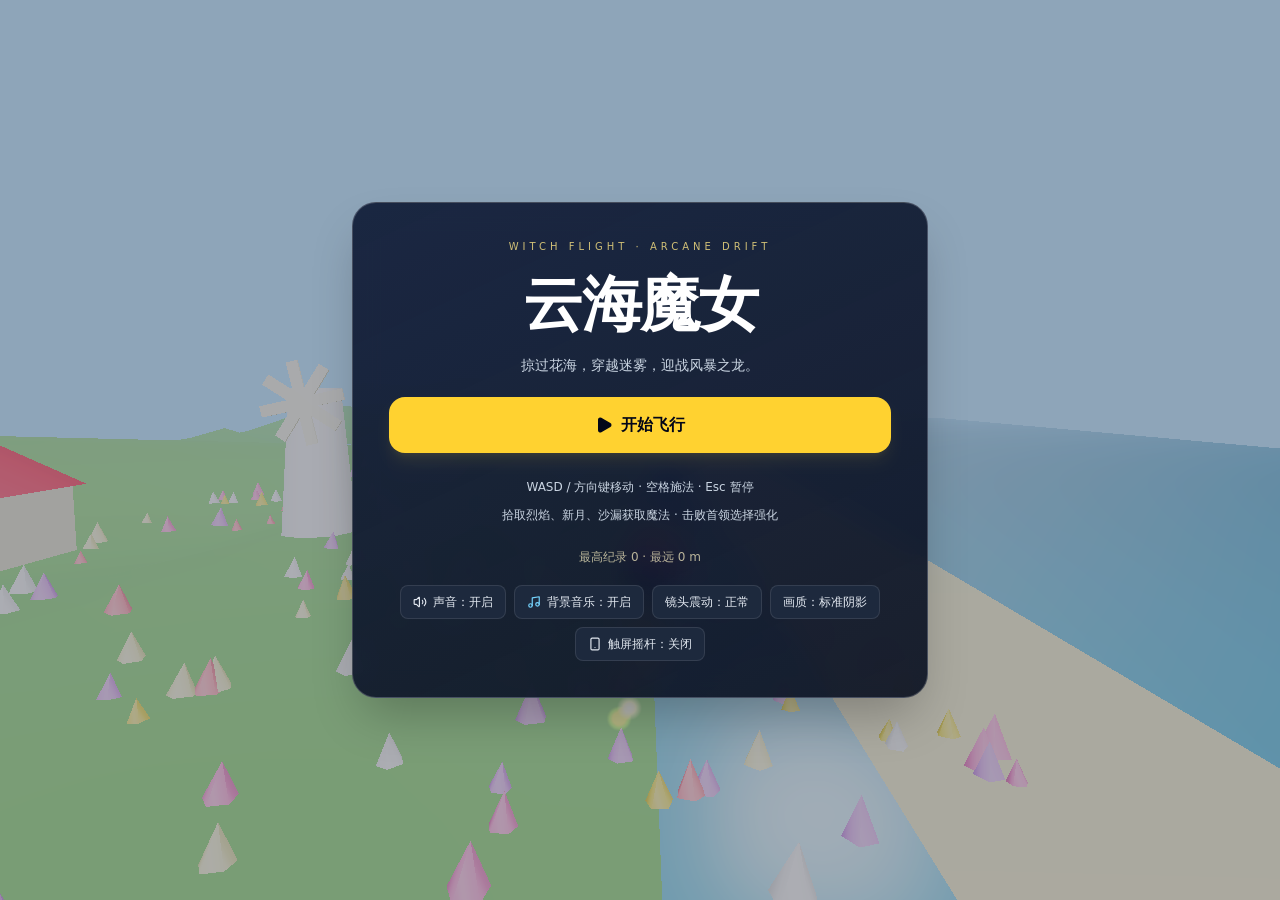
<file: index.html>
<!doctype html>
<html lang="zh-CN">
  <head>
    <meta charset="UTF-8" />
    <meta name="viewport" content="width=device-width, initial-scale=1.0, maximum-scale=1.0, user-scalable=no, viewport-fit=cover" />
    <title>云海魔女 · Arcane Drift</title>
    <meta
      name="description"
      content="第三人称 3D 女巫扫帚飞行闯关游戏：高速穿越花海海岸、迷雾森林、沙漠遗迹与雷暴高地，收集能量加速并释放魔法技能。"
    />
    <meta property="og:title" content="云海魔女 · 3D 扫帚飞行闯关" />
    <meta
      property="og:description"
      content="高速低空飞行躲避、立体截面机关、三大强化形态与四大主题首领试炼。"
    />
    <meta property="og:type" content="website" />
    <meta name="twitter:card" content="summary_large_image" />
    <script type="module" crossorigin src="./assets/index-nXl5gbE9.js"></script>
    <link rel="stylesheet" crossorigin href="./assets/index-B6SAXltG.css">
  </head>
  <body class="bg-slate-950 text-slate-100 overflow-hidden select-none">
    <div id="root"></div>
  </body>
</html>
</file>
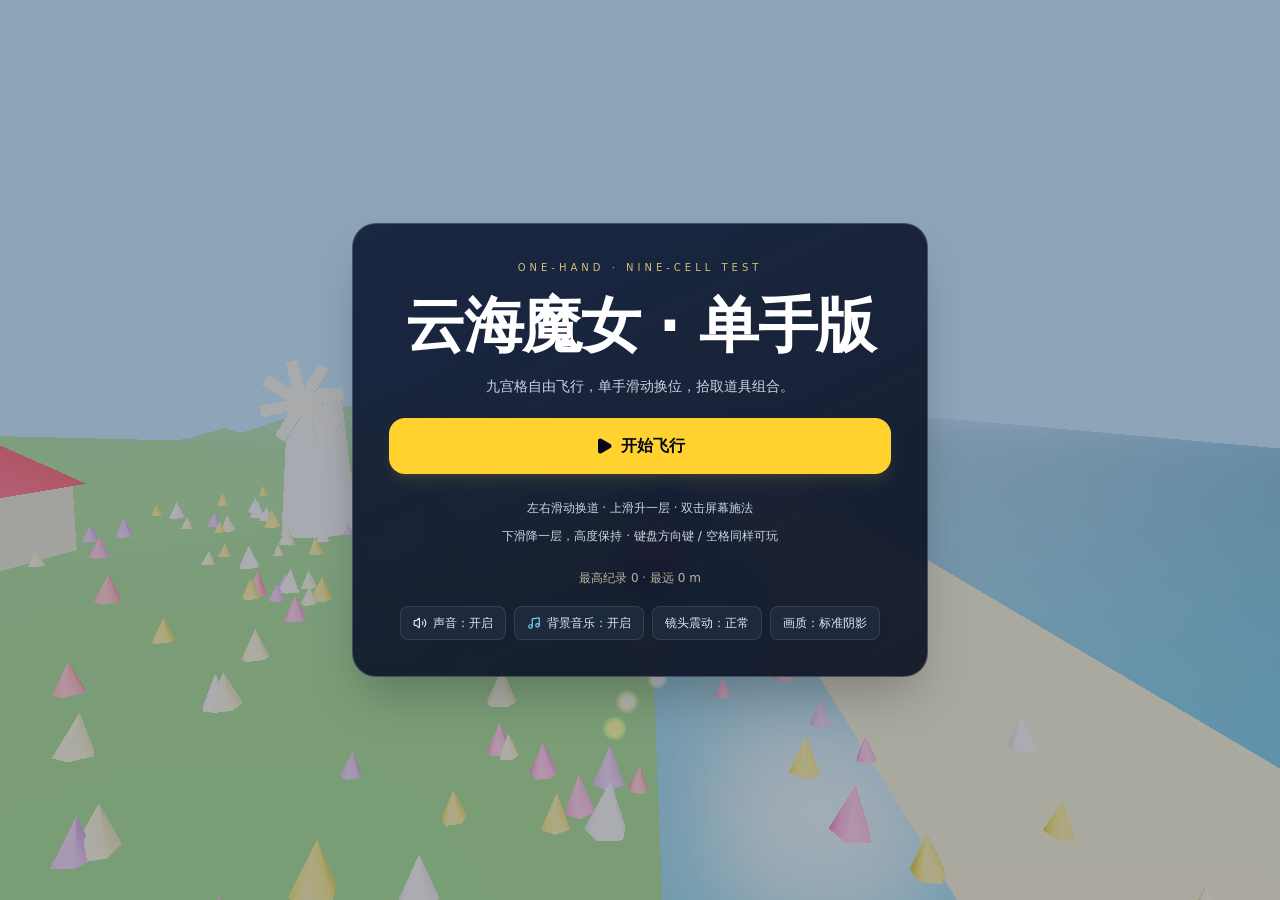
<file: one-hand/index.html>
<!doctype html>
<html lang="zh-CN">
  <head>
    <meta charset="UTF-8" />
    <meta name="application-name" content="Arcane Drift One Hand" />
    <meta name="viewport" content="width=device-width, initial-scale=1.0, maximum-scale=1.0, user-scalable=no, viewport-fit=cover" />
    <title>云海魔女 · 单手九宫格测试</title>
    <meta
      name="description"
      content="第三人称 3D 女巫扫帚飞行闯关游戏：高速穿越花海海岸、迷雾森林、沙漠遗迹与雷暴高地，收集能量加速并释放魔法技能。"
    />
    <meta property="og:title" content="云海魔女 · 3D 扫帚飞行闯关" />
    <meta
      property="og:description"
      content="高速低空飞行躲避、立体截面机关、三大强化形态与四大主题首领试炼。"
    />
    <meta property="og:type" content="website" />
    <meta name="twitter:card" content="summary_large_image" />
    <script type="module" crossorigin src="./assets/index-C1itTPjG.js"></script>
    <link rel="stylesheet" crossorigin href="./assets/index-DBeiCkFY.css">
  </head>
  <body class="bg-slate-950 text-slate-100 overflow-hidden select-none">
    <div id="root"></div>
  </body>
</html>
</file>
<file: assets/index-B6SAXltG.css>
/*! tailwindcss v4.3.5 | MIT License | https://tailwindcss.com */@layer properties{@supports (((-webkit-hyphens:none)) and (not (margin-trim:block))) or ((-moz-orient:inline) and (not (color:rgb(from red r g b)))){*,:before,:after,::backdrop{--tw-rotate-x:initial;--tw-rotate-y:initial;--tw-rotate-z:initial;--tw-skew-x:initial;--tw-skew-y:initial;--tw-space-y-reverse:0;--tw-border-style:solid;--tw-gradient-position:initial;--tw-gradient-from:#0000;--tw-gradient-via:#0000;--tw-gradient-to:#0000;--tw-gradient-stops:initial;--tw-gradient-via-stops:initial;--tw-gradient-from-position:0%;--tw-gradient-via-position:50%;--tw-gradient-to-position:100%;--tw-leading:initial;--tw-font-weight:initial;--tw-tracking:initial;--tw-shadow:0 0 #0000;--tw-shadow-color:initial;--tw-shadow-alpha:100%;--tw-inset-shadow:0 0 #0000;--tw-inset-shadow-color:initial;--tw-inset-shadow-alpha:100%;--tw-ring-color:initial;--tw-ring-shadow:0 0 #0000;--tw-inset-ring-color:initial;--tw-inset-ring-shadow:0 0 #0000;--tw-ring-inset:initial;--tw-ring-offset-width:0px;--tw-ring-offset-color:#fff;--tw-ring-offset-shadow:0 0 #0000;--tw-blur:initial;--tw-brightness:initial;--tw-contrast:initial;--tw-grayscale:initial;--tw-hue-rotate:initial;--tw-invert:initial;--tw-opacity:initial;--tw-saturate:initial;--tw-sepia:initial;--tw-drop-shadow:initial;--tw-drop-shadow-color:initial;--tw-drop-shadow-alpha:100%;--tw-drop-shadow-size:initial;--tw-duration:initial}}}@layer theme{:root,:host{--font-sans:-apple-system, BlinkMacSystemFont, "Segoe UI", Roboto, "Helvetica Neue", "Noto Sans", Arial, sans-serif, "Apple Color Emoji", "Segoe UI Emoji", "Segoe UI Symbol", "Noto Color Emoji";--font-mono:ui-monospace, SFMono-Regular, Menlo, Monaco, Consolas, "Liberation Mono", "Courier New", monospace;--color-red-400:oklch(70.4% .191 22.216);--color-orange-300:oklch(83.7% .128 66.29);--color-orange-400:oklch(75% .183 55.934);--color-orange-500:oklch(70.5% .213 47.604);--color-amber-100:oklch(96.2% .059 95.617);--color-amber-200:oklch(92.4% .12 95.746);--color-amber-300:oklch(87.9% .169 91.605);--color-amber-400:oklch(82.8% .189 84.429);--color-amber-500:oklch(76.9% .188 70.08);--color-amber-950:oklch(27.9% .077 45.635);--color-yellow-300:oklch(90.5% .182 98.111);--color-emerald-100:oklch(95% .052 163.051);--color-emerald-200:oklch(90.5% .093 164.15);--color-emerald-300:oklch(84.5% .143 164.978);--color-emerald-400:oklch(76.5% .177 163.223);--color-emerald-950:oklch(26.2% .051 172.552);--color-cyan-300:oklch(86.5% .127 207.078);--color-sky-100:oklch(95.1% .026 236.824);--color-sky-300:oklch(82.8% .111 230.318);--color-sky-400:oklch(74.6% .16 232.661);--color-sky-500:oklch(68.5% .169 237.323);--color-sky-900:oklch(39.1% .09 240.876);--color-sky-950:oklch(29.3% .066 243.157);--color-rose-500:oklch(64.5% .246 16.439);--color-slate-100:oklch(96.8% .007 247.896);--color-slate-200:oklch(92.9% .013 255.508);--color-slate-300:oklch(86.9% .022 252.894);--color-slate-400:oklch(70.4% .04 256.788);--color-slate-700:oklch(37.2% .044 257.287);--color-slate-800:oklch(27.9% .041 260.031);--color-slate-900:oklch(20.8% .042 265.755);--color-slate-950:oklch(12.9% .042 264.695);--color-black:#000;--color-white:#fff;--spacing:.25rem;--container-sm:24rem;--container-md:28rem;--container-xl:36rem;--container-3xl:48rem;--text-xs:.75rem;--text-xs--line-height:calc(1 / .75);--text-sm:.875rem;--text-sm--line-height:calc(1.25 / .875);--text-base:1rem;--text-base--line-height: 1.5 ;--text-lg:1.125rem;--text-lg--line-height:calc(1.75 / 1.125);--text-xl:1.25rem;--text-xl--line-height:calc(1.75 / 1.25);--text-2xl:1.5rem;--text-2xl--line-height:calc(2 / 1.5);--text-3xl:1.875rem;--text-3xl--line-height: 1.2 ;--text-5xl:3rem;--text-5xl--line-height:1;--text-6xl:3.75rem;--text-6xl--line-height:1;--font-weight-normal:400;--font-weight-medium:500;--font-weight-semibold:600;--font-weight-bold:700;--font-weight-black:900;--tracking-tight:-.025em;--tracking-wide:.025em;--leading-tight:1.25;--leading-snug:1.375;--leading-relaxed:1.625;--radius-md:.375rem;--radius-lg:.5rem;--radius-xl:.75rem;--radius-2xl:1rem;--radius-3xl:1.5rem;--drop-shadow-md:0 3px 3px #0000001f;--default-transition-duration:.15s;--default-transition-timing-function:cubic-bezier(.4, 0, .2, 1);--default-font-family:var(--font-sans);--default-mono-font-family:var(--font-mono)}}@layer base{*,:after,:before,::backdrop{box-sizing:border-box;border:0 solid;margin:0;padding:0}::file-selector-button{box-sizing:border-box;border:0 solid;margin:0;padding:0}html,:host{-webkit-text-size-adjust:100%;-moz-tab-size:4;tab-size:4;line-height:1.5;font-family:var(--default-font-family,-apple-system, BlinkMacSystemFont, "Segoe UI", Roboto, "Helvetica Neue", "Noto Sans", Arial, sans-serif, "Apple Color Emoji", "Segoe UI Emoji", "Segoe UI Symbol", "Noto Color Emoji");font-feature-settings:var(--default-font-feature-settings,normal);font-variation-settings:var(--default-font-variation-settings,normal);-webkit-tap-highlight-color:transparent}hr{height:0;color:inherit;border-top-width:1px}abbr:where([title]){-webkit-text-decoration:underline dotted;text-decoration:underline dotted}h1,h2,h3,h4,h5,h6{font-size:inherit;font-weight:inherit}a{color:inherit;-webkit-text-decoration:inherit;text-decoration:inherit}b,strong{font-weight:bolder}code,kbd,samp,pre{font-family:var(--default-mono-font-family,ui-monospace, SFMono-Regular, Menlo, Monaco, Consolas, "Liberation Mono", "Courier New", monospace);font-feature-settings:var(--default-mono-font-feature-settings,normal);font-variation-settings:var(--default-mono-font-variation-settings,normal);font-size:1em}small{font-size:80%}sub,sup{vertical-align:baseline;font-size:75%;line-height:0;position:relative}sub{bottom:-.25em}sup{top:-.5em}table{text-indent:0;border-color:inherit;border-collapse:collapse}:-moz-focusring:where(:not(iframe)){outline:auto}progress{vertical-align:baseline}summary{display:list-item}ol,ul,menu{list-style:none}img,svg,video,canvas,audio,iframe,embed,object{vertical-align:middle;display:block}img,video{max-width:100%;height:auto}button,input,select,optgroup,textarea{font:inherit;font-feature-settings:inherit;font-variation-settings:inherit;letter-spacing:inherit;color:inherit;opacity:1;background-color:#0000;border-radius:0}::file-selector-button{font:inherit;font-feature-settings:inherit;font-variation-settings:inherit;letter-spacing:inherit;color:inherit;opacity:1;background-color:#0000;border-radius:0}:where(select:is([multiple],[size])) optgroup{font-weight:bolder}:where(select:is([multiple],[size])) optgroup option{padding-inline-start:20px}::file-selector-button{margin-inline-end:4px}::placeholder{opacity:1}@supports (not ((-webkit-appearance:-apple-pay-button))) or (contain-intrinsic-size:1px){::placeholder{color:currentColor}@supports (color:color-mix(in lab,red,red)){::placeholder{color:color-mix(in oklab,currentcolor 50%,transparent)}}}textarea{resize:vertical}::-webkit-search-decoration{-webkit-appearance:none}::-webkit-date-and-time-value{min-height:1lh;text-align:inherit}::-webkit-datetime-edit{display:inline-flex}::-webkit-datetime-edit-fields-wrapper{padding:0}::-webkit-datetime-edit{padding-block:0}::-webkit-datetime-edit-year-field{padding-block:0}::-webkit-datetime-edit-month-field{padding-block:0}::-webkit-datetime-edit-day-field{padding-block:0}::-webkit-datetime-edit-hour-field{padding-block:0}::-webkit-datetime-edit-minute-field{padding-block:0}::-webkit-datetime-edit-second-field{padding-block:0}::-webkit-datetime-edit-millisecond-field{padding-block:0}::-webkit-datetime-edit-meridiem-field{padding-block:0}::-webkit-calendar-picker-indicator{line-height:1}:-moz-ui-invalid{box-shadow:none}button,input:where([type=button],[type=reset],[type=submit]){-webkit-appearance:button;-moz-appearance:button;appearance:button}::file-selector-button{-webkit-appearance:button;-moz-appearance:button;appearance:button}::-webkit-inner-spin-button{height:auto}::-webkit-outer-spin-button{height:auto}[hidden]:where(:not([hidden=until-found])){display:none!important}html,body,#root{touch-action:none;width:100%;height:100%;margin:0;padding:0;font-family:Noto Sans SC,system-ui,-apple-system,sans-serif;overflow:hidden}}@layer components;@layer utilities{.pointer-events-auto{pointer-events:auto}.pointer-events-none{pointer-events:none}.visible{visibility:visible}.absolute{position:absolute}.fixed{position:fixed}.relative{position:relative}.static{position:static}.inset-0{top:0;right:0;bottom:0;left:0}.-top-5{top:calc(var(--spacing) * -5)}.top-0{top:0}.bottom-0{bottom:0}.z-10{z-index:10}.z-20{z-index:20}.z-30{z-index:30}.z-40{z-index:40}.z-50{z-index:50}.container{width:100%}@media(min-width:40rem){.container{max-width:40rem}}@media(min-width:48rem){.container{max-width:48rem}}@media(min-width:64rem){.container{max-width:64rem}}@media(min-width:80rem){.container{max-width:80rem}}@media(min-width:96rem){.container{max-width:96rem}}.mx-auto{margin-inline:auto}.mt-0\.5{margin-top:calc(var(--spacing) * .5)}.mt-1{margin-top:var(--spacing)}.mb-1{margin-bottom:var(--spacing)}.mb-2{margin-bottom:calc(var(--spacing) * 2)}.ml-2{margin-left:calc(var(--spacing) * 2)}.block{display:block}.contents{display:contents}.flex{display:flex}.grid{display:grid}.hidden{display:none}.inline-block{display:inline-block}.h-1\.5{height:calc(var(--spacing) * 1.5)}.h-2{height:calc(var(--spacing) * 2)}.h-2\.5{height:calc(var(--spacing) * 2.5)}.h-8{height:calc(var(--spacing) * 8)}.h-10{height:calc(var(--spacing) * 10)}.h-12{height:calc(var(--spacing) * 12)}.h-20{height:calc(var(--spacing) * 20)}.h-32{height:calc(var(--spacing) * 32)}.h-full{height:100%}.h-screen{height:100vh}.max-h-\[92dvh\]{max-height:92dvh}.min-h-\[44px\]{min-height:44px}.w-0\.5{width:calc(var(--spacing) * .5)}.w-8{width:calc(var(--spacing) * 8)}.w-10{width:calc(var(--spacing) * 10)}.w-12{width:calc(var(--spacing) * 12)}.w-20{width:calc(var(--spacing) * 20)}.w-32{width:calc(var(--spacing) * 32)}.w-\[210px\]{width:210px}.w-\[230px\]{width:230px}.w-full{width:100%}.w-screen{width:100vw}.max-w-3xl{max-width:var(--container-3xl)}.max-w-md{max-width:var(--container-md)}.max-w-sm{max-width:var(--container-sm)}.max-w-xl{max-width:var(--container-xl)}.min-w-0{min-width:0}.min-w-\[110px\]{min-width:110px}.flex-1{flex:1}.shrink-0{flex-shrink:0}.transform{transform:var(--tw-rotate-x, ) var(--tw-rotate-y, ) var(--tw-rotate-z, ) var(--tw-skew-x, ) var(--tw-skew-y, )}.cursor-not-allowed{cursor:not-allowed}.cursor-pointer{cursor:pointer}.touch-none{touch-action:none}.resize{resize:both}.grid-cols-1{grid-template-columns:repeat(1,minmax(0,1fr))}.grid-cols-2{grid-template-columns:repeat(2,minmax(0,1fr))}.flex-col{flex-direction:column}.flex-wrap{flex-wrap:wrap}.place-items-center{place-items:center}.items-center{align-items:center}.items-end{align-items:flex-end}.items-start{align-items:flex-start}.justify-between{justify-content:space-between}.justify-center{justify-content:center}.gap-1{gap:var(--spacing)}.gap-1\.5{gap:calc(var(--spacing) * 1.5)}.gap-2{gap:calc(var(--spacing) * 2)}.gap-2\.5{gap:calc(var(--spacing) * 2.5)}.gap-3{gap:calc(var(--spacing) * 3)}.gap-4{gap:calc(var(--spacing) * 4)}:where(.space-y-1>:not(:last-child)){--tw-space-y-reverse:0;margin-block-start:calc(var(--spacing) * var(--tw-space-y-reverse));margin-block-end:calc(var(--spacing) * calc(1 - var(--tw-space-y-reverse)))}:where(.space-y-2\.5>:not(:last-child)){--tw-space-y-reverse:0;margin-block-start:calc(calc(var(--spacing) * 2.5) * var(--tw-space-y-reverse));margin-block-end:calc(calc(var(--spacing) * 2.5) * calc(1 - var(--tw-space-y-reverse)))}:where(.space-y-3>:not(:last-child)){--tw-space-y-reverse:0;margin-block-start:calc(calc(var(--spacing) * 3) * var(--tw-space-y-reverse));margin-block-end:calc(calc(var(--spacing) * 3) * calc(1 - var(--tw-space-y-reverse)))}:where(.space-y-4>:not(:last-child)){--tw-space-y-reverse:0;margin-block-start:calc(calc(var(--spacing) * 4) * var(--tw-space-y-reverse));margin-block-end:calc(calc(var(--spacing) * 4) * calc(1 - var(--tw-space-y-reverse)))}:where(.space-y-5>:not(:last-child)){--tw-space-y-reverse:0;margin-block-start:calc(calc(var(--spacing) * 5) * var(--tw-space-y-reverse));margin-block-end:calc(calc(var(--spacing) * 5) * calc(1 - var(--tw-space-y-reverse)))}.truncate{text-overflow:ellipsis;white-space:nowrap;overflow:hidden}.overflow-hidden{overflow:hidden}.overflow-y-auto{overflow-y:auto}.rounded{border-radius:.25rem}.rounded-2xl{border-radius:var(--radius-2xl)}.rounded-3xl{border-radius:var(--radius-3xl)}.rounded-full{border-radius:2147483647px}.rounded-lg{border-radius:var(--radius-lg)}.rounded-md{border-radius:var(--radius-md)}.rounded-xl{border-radius:var(--radius-xl)}.border{border-style:var(--tw-border-style);border-width:1px}.border-2{border-style:var(--tw-border-style);border-width:2px}.border-\[6px\]{border-style:var(--tw-border-style);border-width:6px}.border-t{border-top-style:var(--tw-border-style);border-top-width:1px}.border-amber-200\/30{border-color:#fee6854d}@supports (color:color-mix(in lab,red,red)){.border-amber-200\/30{border-color:color-mix(in oklab,var(--color-amber-200) 30%,transparent)}}.border-amber-300{border-color:var(--color-amber-300)}.border-amber-400{border-color:var(--color-amber-400)}.border-amber-400\/55{border-color:#fcbb008c}@supports (color:color-mix(in lab,red,red)){.border-amber-400\/55{border-color:color-mix(in oklab,var(--color-amber-400) 55%,transparent)}}.border-amber-400\/70{border-color:#fcbb00b3}@supports (color:color-mix(in lab,red,red)){.border-amber-400\/70{border-color:color-mix(in oklab,var(--color-amber-400) 70%,transparent)}}.border-black\/45{border-color:#00000073}@supports (color:color-mix(in lab,red,red)){.border-black\/45{border-color:color-mix(in oklab,var(--color-black) 45%,transparent)}}.border-emerald-400\/50{border-color:#00d29480}@supports (color:color-mix(in lab,red,red)){.border-emerald-400\/50{border-color:color-mix(in oklab,var(--color-emerald-400) 50%,transparent)}}.border-emerald-400\/70{border-color:#00d294b3}@supports (color:color-mix(in lab,red,red)){.border-emerald-400\/70{border-color:color-mix(in oklab,var(--color-emerald-400) 70%,transparent)}}.border-emerald-400\/75{border-color:#00d294bf}@supports (color:color-mix(in lab,red,red)){.border-emerald-400\/75{border-color:color-mix(in oklab,var(--color-emerald-400) 75%,transparent)}}.border-orange-500\/50{border-color:#fe6e0080}@supports (color:color-mix(in lab,red,red)){.border-orange-500\/50{border-color:color-mix(in oklab,var(--color-orange-500) 50%,transparent)}}.border-sky-300\/40{border-color:#77d4ff66}@supports (color:color-mix(in lab,red,red)){.border-sky-300\/40{border-color:color-mix(in oklab,var(--color-sky-300) 40%,transparent)}}.border-sky-300\/60{border-color:#77d4ff99}@supports (color:color-mix(in lab,red,red)){.border-sky-300\/60{border-color:color-mix(in oklab,var(--color-sky-300) 60%,transparent)}}.border-sky-400\/40{border-color:#00bcfe66}@supports (color:color-mix(in lab,red,red)){.border-sky-400\/40{border-color:color-mix(in oklab,var(--color-sky-400) 40%,transparent)}}.border-sky-400\/55{border-color:#00bcfe8c}@supports (color:color-mix(in lab,red,red)){.border-sky-400\/55{border-color:color-mix(in oklab,var(--color-sky-400) 55%,transparent)}}.border-sky-400\/70{border-color:#00bcfeb3}@supports (color:color-mix(in lab,red,red)){.border-sky-400\/70{border-color:color-mix(in oklab,var(--color-sky-400) 70%,transparent)}}.border-white{border-color:var(--color-white)}.border-white\/10{border-color:#ffffff1a}@supports (color:color-mix(in lab,red,red)){.border-white\/10{border-color:color-mix(in oklab,var(--color-white) 10%,transparent)}}.border-white\/15{border-color:#ffffff26}@supports (color:color-mix(in lab,red,red)){.border-white\/15{border-color:color-mix(in oklab,var(--color-white) 15%,transparent)}}.border-white\/20{border-color:#fff3}@supports (color:color-mix(in lab,red,red)){.border-white\/20{border-color:color-mix(in oklab,var(--color-white) 20%,transparent)}}.border-white\/25{border-color:#ffffff40}@supports (color:color-mix(in lab,red,red)){.border-white\/25{border-color:color-mix(in oklab,var(--color-white) 25%,transparent)}}.bg-amber-300{background-color:var(--color-amber-300)}.bg-amber-400{background-color:var(--color-amber-400)}.bg-amber-400\/90{background-color:#fcbb00e6}@supports (color:color-mix(in lab,red,red)){.bg-amber-400\/90{background-color:color-mix(in oklab,var(--color-amber-400) 90%,transparent)}}.bg-amber-500{background-color:var(--color-amber-500)}.bg-amber-950\/90{background-color:#461901e6}@supports (color:color-mix(in lab,red,red)){.bg-amber-950\/90{background-color:color-mix(in oklab,var(--color-amber-950) 90%,transparent)}}.bg-emerald-400{background-color:var(--color-emerald-400)}.bg-emerald-950\/75{background-color:#002c22bf}@supports (color:color-mix(in lab,red,red)){.bg-emerald-950\/75{background-color:color-mix(in oklab,var(--color-emerald-950) 75%,transparent)}}.bg-emerald-950\/90{background-color:#002c22e6}@supports (color:color-mix(in lab,red,red)){.bg-emerald-950\/90{background-color:color-mix(in oklab,var(--color-emerald-950) 90%,transparent)}}.bg-emerald-950\/92{background-color:#002c22eb}@supports (color:color-mix(in lab,red,red)){.bg-emerald-950\/92{background-color:color-mix(in oklab,var(--color-emerald-950) 92%,transparent)}}.bg-orange-400{background-color:var(--color-orange-400)}.bg-sky-500\/20{background-color:#00a5ef33}@supports (color:color-mix(in lab,red,red)){.bg-sky-500\/20{background-color:color-mix(in oklab,var(--color-sky-500) 20%,transparent)}}.bg-sky-900\/90{background-color:#024a70e6}@supports (color:color-mix(in lab,red,red)){.bg-sky-900\/90{background-color:color-mix(in oklab,var(--color-sky-900) 90%,transparent)}}.bg-sky-950\/90{background-color:#052f4ae6}@supports (color:color-mix(in lab,red,red)){.bg-sky-950\/90{background-color:color-mix(in oklab,var(--color-sky-950) 90%,transparent)}}.bg-slate-700{background-color:var(--color-slate-700)}.bg-slate-800{background-color:var(--color-slate-800)}.bg-slate-800\/55{background-color:#1d293d8c}@supports (color:color-mix(in lab,red,red)){.bg-slate-800\/55{background-color:color-mix(in oklab,var(--color-slate-800) 55%,transparent)}}.bg-slate-800\/60{background-color:#1d293d99}@supports (color:color-mix(in lab,red,red)){.bg-slate-800\/60{background-color:color-mix(in oklab,var(--color-slate-800) 60%,transparent)}}.bg-slate-800\/70{background-color:#1d293db3}@supports (color:color-mix(in lab,red,red)){.bg-slate-800\/70{background-color:color-mix(in oklab,var(--color-slate-800) 70%,transparent)}}.bg-slate-800\/80{background-color:#1d293dcc}@supports (color:color-mix(in lab,red,red)){.bg-slate-800\/80{background-color:color-mix(in oklab,var(--color-slate-800) 80%,transparent)}}.bg-slate-800\/85{background-color:#1d293dd9}@supports (color:color-mix(in lab,red,red)){.bg-slate-800\/85{background-color:color-mix(in oklab,var(--color-slate-800) 85%,transparent)}}.bg-slate-900{background-color:var(--color-slate-900)}.bg-slate-900\/70{background-color:#0f172bb3}@supports (color:color-mix(in lab,red,red)){.bg-slate-900\/70{background-color:color-mix(in oklab,var(--color-slate-900) 70%,transparent)}}.bg-slate-900\/75{background-color:#0f172bbf}@supports (color:color-mix(in lab,red,red)){.bg-slate-900\/75{background-color:color-mix(in oklab,var(--color-slate-900) 75%,transparent)}}.bg-slate-900\/85{background-color:#0f172bd9}@supports (color:color-mix(in lab,red,red)){.bg-slate-900\/85{background-color:color-mix(in oklab,var(--color-slate-900) 85%,transparent)}}.bg-slate-900\/90{background-color:#0f172be6}@supports (color:color-mix(in lab,red,red)){.bg-slate-900\/90{background-color:color-mix(in oklab,var(--color-slate-900) 90%,transparent)}}.bg-slate-950{background-color:var(--color-slate-950)}.bg-slate-950\/30{background-color:#0206184d}@supports (color:color-mix(in lab,red,red)){.bg-slate-950\/30{background-color:color-mix(in oklab,var(--color-slate-950) 30%,transparent)}}.bg-slate-950\/65{background-color:#020618a6}@supports (color:color-mix(in lab,red,red)){.bg-slate-950\/65{background-color:color-mix(in oklab,var(--color-slate-950) 65%,transparent)}}.bg-slate-950\/70{background-color:#020618b3}@supports (color:color-mix(in lab,red,red)){.bg-slate-950\/70{background-color:color-mix(in oklab,var(--color-slate-950) 70%,transparent)}}.bg-slate-950\/75{background-color:#020618bf}@supports (color:color-mix(in lab,red,red)){.bg-slate-950\/75{background-color:color-mix(in oklab,var(--color-slate-950) 75%,transparent)}}.bg-slate-950\/80{background-color:#020618cc}@supports (color:color-mix(in lab,red,red)){.bg-slate-950\/80{background-color:color-mix(in oklab,var(--color-slate-950) 80%,transparent)}}.bg-slate-950\/90{background-color:#020618e6}@supports (color:color-mix(in lab,red,red)){.bg-slate-950\/90{background-color:color-mix(in oklab,var(--color-slate-950) 90%,transparent)}}.bg-slate-950\/95{background-color:#020618f2}@supports (color:color-mix(in lab,red,red)){.bg-slate-950\/95{background-color:color-mix(in oklab,var(--color-slate-950) 95%,transparent)}}.bg-white{background-color:var(--color-white)}.bg-gradient-to-r{--tw-gradient-position:to right in oklab;background-image:linear-gradient(var(--tw-gradient-stops))}.from-rose-500{--tw-gradient-from:var(--color-rose-500);--tw-gradient-stops:var(--tw-gradient-via-stops,var(--tw-gradient-position), var(--tw-gradient-from) var(--tw-gradient-from-position), var(--tw-gradient-to) var(--tw-gradient-to-position))}.from-sky-400{--tw-gradient-from:var(--color-sky-400);--tw-gradient-stops:var(--tw-gradient-via-stops,var(--tw-gradient-position), var(--tw-gradient-from) var(--tw-gradient-from-position), var(--tw-gradient-to) var(--tw-gradient-to-position))}.to-amber-300{--tw-gradient-to:var(--color-amber-300);--tw-gradient-stops:var(--tw-gradient-via-stops,var(--tw-gradient-position), var(--tw-gradient-from) var(--tw-gradient-from-position), var(--tw-gradient-to) var(--tw-gradient-to-position))}.to-cyan-300{--tw-gradient-to:var(--color-cyan-300);--tw-gradient-stops:var(--tw-gradient-via-stops,var(--tw-gradient-position), var(--tw-gradient-from) var(--tw-gradient-from-position), var(--tw-gradient-to) var(--tw-gradient-to-position))}.p-3{padding:calc(var(--spacing) * 3)}.p-3\.5{padding:calc(var(--spacing) * 3.5)}.p-4{padding:calc(var(--spacing) * 4)}.p-5{padding:calc(var(--spacing) * 5)}.p-6{padding:calc(var(--spacing) * 6)}.px-1{padding-inline:var(--spacing)}.px-1\.5{padding-inline:calc(var(--spacing) * 1.5)}.px-2{padding-inline:calc(var(--spacing) * 2)}.px-2\.5{padding-inline:calc(var(--spacing) * 2.5)}.px-3{padding-inline:calc(var(--spacing) * 3)}.px-3\.5{padding-inline:calc(var(--spacing) * 3.5)}.px-4{padding-inline:calc(var(--spacing) * 4)}.px-5{padding-inline:calc(var(--spacing) * 5)}.py-0\.5{padding-block:calc(var(--spacing) * .5)}.py-1{padding-block:var(--spacing)}.py-1\.5{padding-block:calc(var(--spacing) * 1.5)}.py-2{padding-block:calc(var(--spacing) * 2)}.py-2\.5{padding-block:calc(var(--spacing) * 2.5)}.py-3{padding-block:calc(var(--spacing) * 3)}.py-4{padding-block:calc(var(--spacing) * 4)}.pt-1{padding-top:var(--spacing)}.text-center{text-align:center}.text-left{text-align:left}.text-2xl{font-size:var(--text-2xl);line-height:var(--tw-leading,var(--text-2xl--line-height))}.text-5xl{font-size:var(--text-5xl);line-height:var(--tw-leading,var(--text-5xl--line-height))}.text-base{font-size:var(--text-base);line-height:var(--tw-leading,var(--text-base--line-height))}.text-lg{font-size:var(--text-lg);line-height:var(--tw-leading,var(--text-lg--line-height))}.text-sm{font-size:var(--text-sm);line-height:var(--tw-leading,var(--text-sm--line-height))}.text-xl{font-size:var(--text-xl);line-height:var(--tw-leading,var(--text-xl--line-height))}.text-xs{font-size:var(--text-xs);line-height:var(--tw-leading,var(--text-xs--line-height))}.text-\[10px\]{font-size:10px}.text-\[11px\]{font-size:11px}.leading-7{--tw-leading:calc(var(--spacing) * 7);line-height:calc(var(--spacing) * 7)}.leading-relaxed{--tw-leading:var(--leading-relaxed);line-height:var(--leading-relaxed)}.leading-snug{--tw-leading:var(--leading-snug);line-height:var(--leading-snug)}.leading-tight{--tw-leading:var(--leading-tight);line-height:var(--leading-tight)}.font-black{--tw-font-weight:var(--font-weight-black);font-weight:var(--font-weight-black)}.font-bold{--tw-font-weight:var(--font-weight-bold);font-weight:var(--font-weight-bold)}.font-medium{--tw-font-weight:var(--font-weight-medium);font-weight:var(--font-weight-medium)}.font-normal{--tw-font-weight:var(--font-weight-normal);font-weight:var(--font-weight-normal)}.font-semibold{--tw-font-weight:var(--font-weight-semibold);font-weight:var(--font-weight-semibold)}.tracking-\[\.4em\]{--tw-tracking:.4em;letter-spacing:.4em}.tracking-tight{--tw-tracking:var(--tracking-tight);letter-spacing:var(--tracking-tight)}.tracking-wide{--tw-tracking:var(--tracking-wide);letter-spacing:var(--tracking-wide)}.whitespace-nowrap{white-space:nowrap}.text-amber-100{color:var(--color-amber-100)}.text-amber-100\/70{color:#fef3c6b3}@supports (color:color-mix(in lab,red,red)){.text-amber-100\/70{color:color-mix(in oklab,var(--color-amber-100) 70%,transparent)}}.text-amber-200\/80{color:#fee685cc}@supports (color:color-mix(in lab,red,red)){.text-amber-200\/80{color:color-mix(in oklab,var(--color-amber-200) 80%,transparent)}}.text-amber-300{color:var(--color-amber-300)}.text-amber-300\/95{color:#ffd236f2}@supports (color:color-mix(in lab,red,red)){.text-amber-300\/95{color:color-mix(in oklab,var(--color-amber-300) 95%,transparent)}}.text-emerald-100{color:var(--color-emerald-100)}.text-emerald-200{color:var(--color-emerald-200)}.text-emerald-300{color:var(--color-emerald-300)}.text-emerald-400{color:var(--color-emerald-400)}.text-orange-300{color:var(--color-orange-300)}.text-red-400{color:var(--color-red-400)}.text-sky-100{color:var(--color-sky-100)}.text-sky-300{color:var(--color-sky-300)}.text-sky-400{color:var(--color-sky-400)}.text-slate-100{color:var(--color-slate-100)}.text-slate-200{color:var(--color-slate-200)}.text-slate-300{color:var(--color-slate-300)}.text-slate-400{color:var(--color-slate-400)}.text-slate-950{color:var(--color-slate-950)}.text-white{color:var(--color-white)}.text-white\/85{color:#ffffffd9}@supports (color:color-mix(in lab,red,red)){.text-white\/85{color:color-mix(in oklab,var(--color-white) 85%,transparent)}}.text-yellow-300{color:var(--color-yellow-300)}.accent-amber-400{accent-color:var(--color-amber-400)}.opacity-85{opacity:.85}.shadow-2xl{--tw-shadow:0 25px 50px -12px var(--tw-shadow-color,#00000040);box-shadow:var(--tw-inset-shadow),var(--tw-inset-ring-shadow),var(--tw-ring-offset-shadow),var(--tw-ring-shadow),var(--tw-shadow)}.shadow-lg{--tw-shadow:0 10px 15px -3px var(--tw-shadow-color,#0000001a), 0 4px 6px -4px var(--tw-shadow-color,#0000001a);box-shadow:var(--tw-inset-shadow),var(--tw-inset-ring-shadow),var(--tw-ring-offset-shadow),var(--tw-ring-shadow),var(--tw-shadow)}.shadow-md{--tw-shadow:0 4px 6px -1px var(--tw-shadow-color,#0000001a), 0 2px 4px -2px var(--tw-shadow-color,#0000001a);box-shadow:var(--tw-inset-shadow),var(--tw-inset-ring-shadow),var(--tw-ring-offset-shadow),var(--tw-ring-shadow),var(--tw-shadow)}.ring{--tw-ring-shadow:var(--tw-ring-inset, ) 0 0 0 calc(1px + var(--tw-ring-offset-width)) var(--tw-ring-color,currentcolor);box-shadow:var(--tw-inset-shadow),var(--tw-inset-ring-shadow),var(--tw-ring-offset-shadow),var(--tw-ring-shadow),var(--tw-shadow)}.shadow-amber-300\/10{--tw-shadow-color:#ffd2361a}@supports (color:color-mix(in lab,red,red)){.shadow-amber-300\/10{--tw-shadow-color:color-mix(in oklab, color-mix(in oklab, var(--color-amber-300) 10%, transparent) var(--tw-shadow-alpha), transparent)}}.blur{--tw-blur:blur(8px);filter:var(--tw-blur, ) var(--tw-brightness, ) var(--tw-contrast, ) var(--tw-grayscale, ) var(--tw-hue-rotate, ) var(--tw-invert, ) var(--tw-saturate, ) var(--tw-sepia, ) var(--tw-drop-shadow, )}.drop-shadow-md{--tw-drop-shadow-size:drop-shadow(0 3px 3px var(--tw-drop-shadow-color,#0000001f));--tw-drop-shadow:drop-shadow(var(--drop-shadow-md));filter:var(--tw-blur, ) var(--tw-brightness, ) var(--tw-contrast, ) var(--tw-grayscale, ) var(--tw-hue-rotate, ) var(--tw-invert, ) var(--tw-saturate, ) var(--tw-sepia, ) var(--tw-drop-shadow, )}.transition-all{transition-property:all;transition-timing-function:var(--tw-ease,var(--default-transition-timing-function));transition-duration:var(--tw-duration,var(--default-transition-duration))}.transition-colors{transition-property:color,background-color,border-color,outline-color,text-decoration-color,fill,stroke,--tw-gradient-from,--tw-gradient-via,--tw-gradient-to;transition-timing-function:var(--tw-ease,var(--default-transition-timing-function));transition-duration:var(--tw-duration,var(--default-transition-duration))}.transition-opacity{transition-property:opacity;transition-timing-function:var(--tw-ease,var(--default-transition-timing-function));transition-duration:var(--tw-duration,var(--default-transition-duration))}.duration-100{--tw-duration:.1s;transition-duration:.1s}.duration-150{--tw-duration:.15s;transition-duration:.15s}.duration-200{--tw-duration:.2s;transition-duration:.2s}.select-none{-webkit-user-select:none;user-select:none}@media(hover:hover){.hover\:bg-amber-200:hover{background-color:var(--color-amber-200)}.hover\:bg-amber-300:hover{background-color:var(--color-amber-300)}.hover\:bg-amber-400:hover{background-color:var(--color-amber-400)}.hover\:bg-slate-700:hover{background-color:var(--color-slate-700)}.hover\:bg-slate-800:hover{background-color:var(--color-slate-800)}.hover\:bg-slate-800\/80:hover{background-color:#1d293dcc}@supports (color:color-mix(in lab,red,red)){.hover\:bg-slate-800\/80:hover{background-color:color-mix(in oklab,var(--color-slate-800) 80%,transparent)}}}@media(min-width:40rem){.sm\:block{display:block}.sm\:inline{display:inline}.sm\:w-32{width:calc(var(--spacing) * 32)}.sm\:w-\[245px\]{width:245px}.sm\:w-\[260px\]{width:260px}.sm\:grid-cols-3{grid-template-columns:repeat(3,minmax(0,1fr))}.sm\:flex-row{flex-direction:row}.sm\:p-5{padding:calc(var(--spacing) * 5)}.sm\:p-7{padding:calc(var(--spacing) * 7)}.sm\:p-8{padding:calc(var(--spacing) * 8)}.sm\:p-9{padding:calc(var(--spacing) * 9)}.sm\:text-2xl{font-size:var(--text-2xl);line-height:var(--tw-leading,var(--text-2xl--line-height))}.sm\:text-3xl{font-size:var(--text-3xl);line-height:var(--tw-leading,var(--text-3xl--line-height))}.sm\:text-6xl{font-size:var(--text-6xl);line-height:var(--tw-leading,var(--text-6xl--line-height))}.sm\:text-sm{font-size:var(--text-sm);line-height:var(--tw-leading,var(--text-sm--line-height))}.sm\:text-xl{font-size:var(--text-xl);line-height:var(--tw-leading,var(--text-xl--line-height))}.sm\:text-xs{font-size:var(--text-xs);line-height:var(--tw-leading,var(--text-xs--line-height))}}@media(min-width:48rem){.md\:block{display:block}}}.font-display-num{font-variant-numeric:tabular-nums;font-family:Chakra Petch,Noto Sans SC,monospace}.title-panel{-webkit-backdrop-filter:blur(12px);backdrop-filter:blur(12px);background:linear-gradient(155deg,#131f3af0,#0a1121e8)}@media(max-width:600px){.title-panel{padding:22px}}.reward-card:hover,.reward-card:focus-visible{outline-offset:3px;background:#26334b;outline:2px solid #fde68a;transform:translateY(-4px);box-shadow:0 12px 28px #0004}@media(prefers-reduced-motion:reduce){.reward-card{transition:none}.reward-card:hover{transform:none}}@media(max-width:639px){.top-scene{max-width:none;position:absolute;top:106px;left:12px;right:12px}.top-scene>div{max-width:100%}.energy-panel{width:170px;padding:10px;position:absolute;bottom:160px;left:12px}.skill-panel{max-width:calc(100vw - 166px);position:absolute;bottom:12px;right:12px}.skill-card{width:190px;max-width:100%;padding:9px}}.landscape-controls{z-index:20;pointer-events:none;position:fixed;top:0;right:0;bottom:0;left:0}.landscape-move{pointer-events:auto;touch-action:none;-webkit-user-select:none;user-select:none;width:55%;position:absolute;inset:0 auto 0 0}.landscape-stick{pointer-events:none;background:#0f172a25;border:1px solid #ffffff45;border-radius:50%;width:108px;height:108px;position:absolute;transform:translate(-50%,-50%)}.landscape-stick span{background:#ffffff65;border:1px solid #ffffffb0;border-radius:50%;width:36px;height:36px;position:absolute;top:35px;left:35px}.landscape-pause{top:max(10px,env(safe-area-inset-top));right:max(16px,env(safe-area-inset-right));color:#fff;pointer-events:auto;touch-action:manipulation;background:#0f172a66;border:1px solid #ffffff30;border-radius:50%;place-items:center;width:40px;height:40px;display:grid;position:absolute}.landscape-cast{right:max(24px,env(safe-area-inset-right));bottom:max(20px,env(safe-area-inset-bottom));color:#fff;pointer-events:auto;touch-action:none;background:#0f172a88;border:0;border-radius:50%;flex-direction:column;justify-content:center;align-items:center;gap:3px;width:88px;height:88px;display:flex;position:absolute}.landscape-cast>svg:not(.landscape-charge){width:26px;height:26px;color:var(--magic-color)}.landscape-cast span{letter-spacing:.1em;font-size:11px;font-weight:600}.landscape-cast:disabled>svg:not(.landscape-charge),.landscape-cast:disabled span{opacity:.5}.landscape-cast.is-ready{box-shadow:0 0 20px var(--magic-color)}@supports (color:color-mix(in lab,red,red)){.landscape-cast.is-ready{box-shadow:0 0 20px color-mix(in srgb,var(--magic-color) 35%,transparent)}}.landscape-charge{fill:none;stroke-width:3px;pointer-events:none;width:100%;height:100%;position:absolute;top:0;right:0;bottom:0;left:0;transform:rotate(-90deg)}.charge-track{stroke:#ffffff25}.charge-fill{stroke:var(--magic-color);transition:stroke-dasharray .15s linear}.landscape-pause:focus-visible,.landscape-cast:focus-visible{outline-offset:4px;outline:2px solid #fff}.title-panel,.pause-dialog,.result-dialog,.reward-dialog{touch-action:pan-y}[data-touch-landscape=true] .title-panel,[data-touch-landscape=true] .result-dialog,[data-touch-landscape=true] .reward-dialog{max-height:calc(var(--game-vh,100dvh) - 24px);overscroll-behavior:contain;overflow-y:auto}[data-touch-landscape=true] .pause-dialog{width:min(620px,calc(var(--game-vw,100vw) - 32px));max-width:none;max-height:calc(var(--game-vh,100dvh) - 24px);grid-template-columns:1fr 1fr;gap:12px 20px;padding:18px 24px;display:grid;overflow-y:auto}[data-touch-landscape=true] .pause-dialog>*{margin-top:0}[data-touch-landscape=true] .pause-dialog>div:first-child{grid-column:1/-1}[data-touch-landscape=true] .pause-dialog h2{font-size:20px}.game-shell{width:100%;height:100dvh}.landscape-rotate{color:#fff;pointer-events:auto;touch-action:manipulation;background:#0f172a66;border-radius:20px;padding:9px 12px;font-size:11px;position:absolute;top:10px;right:66px}[data-touch-landscape=true] .reward-dialog .grid{grid-template-columns:repeat(3,minmax(0,1fr))}[data-software-landscape=true] .landscape-cast{right:max(24px,env(safe-area-inset-bottom));bottom:max(20px,env(safe-area-inset-left))}[data-software-landscape=true] .landscape-pause{right:max(16px,env(safe-area-inset-bottom));top:max(10px,env(safe-area-inset-right))}[data-software-landscape=true][data-software-rotation="-90"] .landscape-cast{right:max(24px,env(safe-area-inset-top));bottom:max(20px,env(safe-area-inset-right))}[data-software-landscape=true][data-software-rotation="-90"] .landscape-pause{right:max(16px,env(safe-area-inset-top));top:max(10px,env(safe-area-inset-left))}@property --tw-rotate-x{syntax:"*";inherits:false}@property --tw-rotate-y{syntax:"*";inherits:false}@property --tw-rotate-z{syntax:"*";inherits:false}@property --tw-skew-x{syntax:"*";inherits:false}@property --tw-skew-y{syntax:"*";inherits:false}@property --tw-space-y-reverse{syntax:"*";inherits:false;initial-value:0}@property --tw-border-style{syntax:"*";inherits:false;initial-value:solid}@property --tw-gradient-position{syntax:"*";inherits:false}@property --tw-gradient-from{syntax:"<color>";inherits:false;initial-value:#0000}@property --tw-gradient-via{syntax:"<color>";inherits:false;initial-value:#0000}@property --tw-gradient-to{syntax:"<color>";inherits:false;initial-value:#0000}@property --tw-gradient-stops{syntax:"*";inherits:false}@property --tw-gradient-via-stops{syntax:"*";inherits:false}@property --tw-gradient-from-position{syntax:"<length-percentage>";inherits:false;initial-value:0%}@property --tw-gradient-via-position{syntax:"<length-percentage>";inherits:false;initial-value:50%}@property --tw-gradient-to-position{syntax:"<length-percentage>";inherits:false;initial-value:100%}@property --tw-leading{syntax:"*";inherits:false}@property --tw-font-weight{syntax:"*";inherits:false}@property --tw-tracking{syntax:"*";inherits:false}@property --tw-shadow{syntax:"*";inherits:false;initial-value:0 0 #0000}@property --tw-shadow-color{syntax:"*";inherits:false}@property --tw-shadow-alpha{syntax:"<percentage>";inherits:false;initial-value:100%}@property --tw-inset-shadow{syntax:"*";inherits:false;initial-value:0 0 #0000}@property --tw-inset-shadow-color{syntax:"*";inherits:false}@property --tw-inset-shadow-alpha{syntax:"<percentage>";inherits:false;initial-value:100%}@property --tw-ring-color{syntax:"*";inherits:false}@property --tw-ring-shadow{syntax:"*";inherits:false;initial-value:0 0 #0000}@property --tw-inset-ring-color{syntax:"*";inherits:false}@property --tw-inset-ring-shadow{syntax:"*";inherits:false;initial-value:0 0 #0000}@property --tw-ring-inset{syntax:"*";inherits:false}@property --tw-ring-offset-width{syntax:"<length>";inherits:false;initial-value:0}@property --tw-ring-offset-color{syntax:"*";inherits:false;initial-value:#fff}@property --tw-ring-offset-shadow{syntax:"*";inherits:false;initial-value:0 0 #0000}@property --tw-blur{syntax:"*";inherits:false}@property --tw-brightness{syntax:"*";inherits:false}@property --tw-contrast{syntax:"*";inherits:false}@property --tw-grayscale{syntax:"*";inherits:false}@property --tw-hue-rotate{syntax:"*";inherits:false}@property --tw-invert{syntax:"*";inherits:false}@property --tw-opacity{syntax:"*";inherits:false}@property --tw-saturate{syntax:"*";inherits:false}@property --tw-sepia{syntax:"*";inherits:false}@property --tw-drop-shadow{syntax:"*";inherits:false}@property --tw-drop-shadow-color{syntax:"*";inherits:false}@property --tw-drop-shadow-alpha{syntax:"<percentage>";inherits:false;initial-value:100%}@property --tw-drop-shadow-size{syntax:"*";inherits:false}@property --tw-duration{syntax:"*";inherits:false}
</file>
<file: one-hand/assets/index-DBeiCkFY.css>
/*! tailwindcss v4.3.5 | MIT License | https://tailwindcss.com */@layer properties{@supports (((-webkit-hyphens:none)) and (not (margin-trim:block))) or ((-moz-orient:inline) and (not (color:rgb(from red r g b)))){*,:before,:after,::backdrop{--tw-rotate-x:initial;--tw-rotate-y:initial;--tw-rotate-z:initial;--tw-skew-x:initial;--tw-skew-y:initial;--tw-space-y-reverse:0;--tw-border-style:solid;--tw-gradient-position:initial;--tw-gradient-from:#0000;--tw-gradient-via:#0000;--tw-gradient-to:#0000;--tw-gradient-stops:initial;--tw-gradient-via-stops:initial;--tw-gradient-from-position:0%;--tw-gradient-via-position:50%;--tw-gradient-to-position:100%;--tw-leading:initial;--tw-font-weight:initial;--tw-tracking:initial;--tw-shadow:0 0 #0000;--tw-shadow-color:initial;--tw-shadow-alpha:100%;--tw-inset-shadow:0 0 #0000;--tw-inset-shadow-color:initial;--tw-inset-shadow-alpha:100%;--tw-ring-color:initial;--tw-ring-shadow:0 0 #0000;--tw-inset-ring-color:initial;--tw-inset-ring-shadow:0 0 #0000;--tw-ring-inset:initial;--tw-ring-offset-width:0px;--tw-ring-offset-color:#fff;--tw-ring-offset-shadow:0 0 #0000;--tw-blur:initial;--tw-brightness:initial;--tw-contrast:initial;--tw-grayscale:initial;--tw-hue-rotate:initial;--tw-invert:initial;--tw-opacity:initial;--tw-saturate:initial;--tw-sepia:initial;--tw-drop-shadow:initial;--tw-drop-shadow-color:initial;--tw-drop-shadow-alpha:100%;--tw-drop-shadow-size:initial;--tw-duration:initial}}}@layer theme{:root,:host{--font-sans:-apple-system, BlinkMacSystemFont, "Segoe UI", Roboto, "Helvetica Neue", "Noto Sans", Arial, sans-serif, "Apple Color Emoji", "Segoe UI Emoji", "Segoe UI Symbol", "Noto Color Emoji";--font-mono:ui-monospace, SFMono-Regular, Menlo, Monaco, Consolas, "Liberation Mono", "Courier New", monospace;--color-red-400:oklch(70.4% .191 22.216);--color-orange-500:oklch(70.5% .213 47.604);--color-amber-100:oklch(96.2% .059 95.617);--color-amber-200:oklch(92.4% .12 95.746);--color-amber-300:oklch(87.9% .169 91.605);--color-amber-400:oklch(82.8% .189 84.429);--color-amber-500:oklch(76.9% .188 70.08);--color-emerald-300:oklch(84.5% .143 164.978);--color-emerald-400:oklch(76.5% .177 163.223);--color-sky-100:oklch(95.1% .026 236.824);--color-sky-300:oklch(82.8% .111 230.318);--color-sky-400:oklch(74.6% .16 232.661);--color-rose-500:oklch(64.5% .246 16.439);--color-slate-100:oklch(96.8% .007 247.896);--color-slate-200:oklch(92.9% .013 255.508);--color-slate-300:oklch(86.9% .022 252.894);--color-slate-400:oklch(70.4% .04 256.788);--color-slate-700:oklch(37.2% .044 257.287);--color-slate-800:oklch(27.9% .041 260.031);--color-slate-900:oklch(20.8% .042 265.755);--color-slate-950:oklch(12.9% .042 264.695);--color-black:#000;--color-white:#fff;--spacing:.25rem;--container-sm:24rem;--container-md:28rem;--container-xl:36rem;--container-3xl:48rem;--text-xs:.75rem;--text-xs--line-height:calc(1 / .75);--text-sm:.875rem;--text-sm--line-height:calc(1.25 / .875);--text-base:1rem;--text-base--line-height: 1.5 ;--text-xl:1.25rem;--text-xl--line-height:calc(1.75 / 1.25);--text-2xl:1.5rem;--text-2xl--line-height:calc(2 / 1.5);--text-3xl:1.875rem;--text-3xl--line-height: 1.2 ;--text-5xl:3rem;--text-5xl--line-height:1;--text-6xl:3.75rem;--text-6xl--line-height:1;--font-weight-medium:500;--font-weight-semibold:600;--font-weight-bold:700;--font-weight-black:900;--tracking-tight:-.025em;--leading-snug:1.375;--leading-relaxed:1.625;--radius-md:.375rem;--radius-lg:.5rem;--radius-xl:.75rem;--radius-2xl:1rem;--radius-3xl:1.5rem;--default-transition-duration:.15s;--default-transition-timing-function:cubic-bezier(.4, 0, .2, 1);--default-font-family:var(--font-sans);--default-mono-font-family:var(--font-mono)}}@layer base{*,:after,:before,::backdrop{box-sizing:border-box;border:0 solid;margin:0;padding:0}::file-selector-button{box-sizing:border-box;border:0 solid;margin:0;padding:0}html,:host{-webkit-text-size-adjust:100%;-moz-tab-size:4;tab-size:4;line-height:1.5;font-family:var(--default-font-family,-apple-system, BlinkMacSystemFont, "Segoe UI", Roboto, "Helvetica Neue", "Noto Sans", Arial, sans-serif, "Apple Color Emoji", "Segoe UI Emoji", "Segoe UI Symbol", "Noto Color Emoji");font-feature-settings:var(--default-font-feature-settings,normal);font-variation-settings:var(--default-font-variation-settings,normal);-webkit-tap-highlight-color:transparent}hr{height:0;color:inherit;border-top-width:1px}abbr:where([title]){-webkit-text-decoration:underline dotted;text-decoration:underline dotted}h1,h2,h3,h4,h5,h6{font-size:inherit;font-weight:inherit}a{color:inherit;-webkit-text-decoration:inherit;text-decoration:inherit}b,strong{font-weight:bolder}code,kbd,samp,pre{font-family:var(--default-mono-font-family,ui-monospace, SFMono-Regular, Menlo, Monaco, Consolas, "Liberation Mono", "Courier New", monospace);font-feature-settings:var(--default-mono-font-feature-settings,normal);font-variation-settings:var(--default-mono-font-variation-settings,normal);font-size:1em}small{font-size:80%}sub,sup{vertical-align:baseline;font-size:75%;line-height:0;position:relative}sub{bottom:-.25em}sup{top:-.5em}table{text-indent:0;border-color:inherit;border-collapse:collapse}:-moz-focusring:where(:not(iframe)){outline:auto}progress{vertical-align:baseline}summary{display:list-item}ol,ul,menu{list-style:none}img,svg,video,canvas,audio,iframe,embed,object{vertical-align:middle;display:block}img,video{max-width:100%;height:auto}button,input,select,optgroup,textarea{font:inherit;font-feature-settings:inherit;font-variation-settings:inherit;letter-spacing:inherit;color:inherit;opacity:1;background-color:#0000;border-radius:0}::file-selector-button{font:inherit;font-feature-settings:inherit;font-variation-settings:inherit;letter-spacing:inherit;color:inherit;opacity:1;background-color:#0000;border-radius:0}:where(select:is([multiple],[size])) optgroup{font-weight:bolder}:where(select:is([multiple],[size])) optgroup option{padding-inline-start:20px}::file-selector-button{margin-inline-end:4px}::placeholder{opacity:1}@supports (not ((-webkit-appearance:-apple-pay-button))) or (contain-intrinsic-size:1px){::placeholder{color:currentColor}@supports (color:color-mix(in lab,red,red)){::placeholder{color:color-mix(in oklab,currentcolor 50%,transparent)}}}textarea{resize:vertical}::-webkit-search-decoration{-webkit-appearance:none}::-webkit-date-and-time-value{min-height:1lh;text-align:inherit}::-webkit-datetime-edit{display:inline-flex}::-webkit-datetime-edit-fields-wrapper{padding:0}::-webkit-datetime-edit{padding-block:0}::-webkit-datetime-edit-year-field{padding-block:0}::-webkit-datetime-edit-month-field{padding-block:0}::-webkit-datetime-edit-day-field{padding-block:0}::-webkit-datetime-edit-hour-field{padding-block:0}::-webkit-datetime-edit-minute-field{padding-block:0}::-webkit-datetime-edit-second-field{padding-block:0}::-webkit-datetime-edit-millisecond-field{padding-block:0}::-webkit-datetime-edit-meridiem-field{padding-block:0}::-webkit-calendar-picker-indicator{line-height:1}:-moz-ui-invalid{box-shadow:none}button,input:where([type=button],[type=reset],[type=submit]){-webkit-appearance:button;-moz-appearance:button;appearance:button}::file-selector-button{-webkit-appearance:button;-moz-appearance:button;appearance:button}::-webkit-inner-spin-button{height:auto}::-webkit-outer-spin-button{height:auto}[hidden]:where(:not([hidden=until-found])){display:none!important}html,body,#root{touch-action:none;width:100%;height:100%;margin:0;padding:0;font-family:Noto Sans SC,system-ui,-apple-system,sans-serif;overflow:hidden}}@layer components;@layer utilities{.pointer-events-none{pointer-events:none}.visible{visibility:visible}.absolute{position:absolute}.fixed{position:fixed}.relative{position:relative}.static{position:static}.inset-0{top:0;right:0;bottom:0;left:0}.-top-5{top:calc(var(--spacing) * -5)}.z-20{z-index:20}.z-30{z-index:30}.z-40{z-index:40}.z-50{z-index:50}.container{width:100%}@media(min-width:40rem){.container{max-width:40rem}}@media(min-width:48rem){.container{max-width:48rem}}@media(min-width:64rem){.container{max-width:64rem}}@media(min-width:80rem){.container{max-width:80rem}}@media(min-width:96rem){.container{max-width:96rem}}.mt-0\.5{margin-top:calc(var(--spacing) * .5)}.mt-1{margin-top:var(--spacing)}.mb-2{margin-bottom:calc(var(--spacing) * 2)}.block{display:block}.contents{display:contents}.flex{display:flex}.grid{display:grid}.inline-block{display:inline-block}.h-2\.5{height:calc(var(--spacing) * 2.5)}.h-12{height:calc(var(--spacing) * 12)}.h-20{height:calc(var(--spacing) * 20)}.h-32{height:calc(var(--spacing) * 32)}.h-full{height:100%}.h-screen{height:100vh}.max-h-\[92dvh\]{max-height:92dvh}.w-12{width:calc(var(--spacing) * 12)}.w-20{width:calc(var(--spacing) * 20)}.w-32{width:calc(var(--spacing) * 32)}.w-full{width:100%}.w-screen{width:100vw}.max-w-3xl{max-width:var(--container-3xl)}.max-w-md{max-width:var(--container-md)}.max-w-sm{max-width:var(--container-sm)}.max-w-xl{max-width:var(--container-xl)}.flex-1{flex:1}.transform{transform:var(--tw-rotate-x, ) var(--tw-rotate-y, ) var(--tw-rotate-z, ) var(--tw-skew-x, ) var(--tw-skew-y, )}.cursor-pointer{cursor:pointer}.touch-none{touch-action:none}.resize{resize:both}.grid-cols-1{grid-template-columns:repeat(1,minmax(0,1fr))}.grid-cols-2{grid-template-columns:repeat(2,minmax(0,1fr))}.flex-col{flex-direction:column}.flex-wrap{flex-wrap:wrap}.place-items-center{place-items:center}.items-center{align-items:center}.justify-between{justify-content:space-between}.justify-center{justify-content:center}.gap-1\.5{gap:calc(var(--spacing) * 1.5)}.gap-2{gap:calc(var(--spacing) * 2)}.gap-2\.5{gap:calc(var(--spacing) * 2.5)}.gap-3{gap:calc(var(--spacing) * 3)}.gap-4{gap:calc(var(--spacing) * 4)}:where(.space-y-2\.5>:not(:last-child)){--tw-space-y-reverse:0;margin-block-start:calc(calc(var(--spacing) * 2.5) * var(--tw-space-y-reverse));margin-block-end:calc(calc(var(--spacing) * 2.5) * calc(1 - var(--tw-space-y-reverse)))}:where(.space-y-3>:not(:last-child)){--tw-space-y-reverse:0;margin-block-start:calc(calc(var(--spacing) * 3) * var(--tw-space-y-reverse));margin-block-end:calc(calc(var(--spacing) * 3) * calc(1 - var(--tw-space-y-reverse)))}:where(.space-y-4>:not(:last-child)){--tw-space-y-reverse:0;margin-block-start:calc(calc(var(--spacing) * 4) * var(--tw-space-y-reverse));margin-block-end:calc(calc(var(--spacing) * 4) * calc(1 - var(--tw-space-y-reverse)))}:where(.space-y-5>:not(:last-child)){--tw-space-y-reverse:0;margin-block-start:calc(calc(var(--spacing) * 5) * var(--tw-space-y-reverse));margin-block-end:calc(calc(var(--spacing) * 5) * calc(1 - var(--tw-space-y-reverse)))}.overflow-hidden{overflow:hidden}.overflow-y-auto{overflow-y:auto}.rounded{border-radius:.25rem}.rounded-2xl{border-radius:var(--radius-2xl)}.rounded-3xl{border-radius:var(--radius-3xl)}.rounded-full{border-radius:2147483647px}.rounded-lg{border-radius:var(--radius-lg)}.rounded-md{border-radius:var(--radius-md)}.rounded-xl{border-radius:var(--radius-xl)}.border{border-style:var(--tw-border-style);border-width:1px}.border-2{border-style:var(--tw-border-style);border-width:2px}.border-\[6px\]{border-style:var(--tw-border-style);border-width:6px}.border-amber-200\/30{border-color:#fee6854d}@supports (color:color-mix(in lab,red,red)){.border-amber-200\/30{border-color:color-mix(in oklab,var(--color-amber-200) 30%,transparent)}}.border-amber-400{border-color:var(--color-amber-400)}.border-black\/45{border-color:#00000073}@supports (color:color-mix(in lab,red,red)){.border-black\/45{border-color:color-mix(in oklab,var(--color-black) 45%,transparent)}}.border-emerald-400\/50{border-color:#00d29480}@supports (color:color-mix(in lab,red,red)){.border-emerald-400\/50{border-color:color-mix(in oklab,var(--color-emerald-400) 50%,transparent)}}.border-orange-500\/50{border-color:#fe6e0080}@supports (color:color-mix(in lab,red,red)){.border-orange-500\/50{border-color:color-mix(in oklab,var(--color-orange-500) 50%,transparent)}}.border-sky-300\/40{border-color:#77d4ff66}@supports (color:color-mix(in lab,red,red)){.border-sky-300\/40{border-color:color-mix(in oklab,var(--color-sky-300) 40%,transparent)}}.border-sky-400\/55{border-color:#00bcfe8c}@supports (color:color-mix(in lab,red,red)){.border-sky-400\/55{border-color:color-mix(in oklab,var(--color-sky-400) 55%,transparent)}}.border-white{border-color:var(--color-white)}.border-white\/10{border-color:#ffffff1a}@supports (color:color-mix(in lab,red,red)){.border-white\/10{border-color:color-mix(in oklab,var(--color-white) 10%,transparent)}}.border-white\/15{border-color:#ffffff26}@supports (color:color-mix(in lab,red,red)){.border-white\/15{border-color:color-mix(in oklab,var(--color-white) 15%,transparent)}}.border-white\/20{border-color:#fff3}@supports (color:color-mix(in lab,red,red)){.border-white\/20{border-color:color-mix(in oklab,var(--color-white) 20%,transparent)}}.border-white\/25{border-color:#ffffff40}@supports (color:color-mix(in lab,red,red)){.border-white\/25{border-color:color-mix(in oklab,var(--color-white) 25%,transparent)}}.bg-amber-300{background-color:var(--color-amber-300)}.bg-amber-400{background-color:var(--color-amber-400)}.bg-amber-400\/90{background-color:#fcbb00e6}@supports (color:color-mix(in lab,red,red)){.bg-amber-400\/90{background-color:color-mix(in oklab,var(--color-amber-400) 90%,transparent)}}.bg-amber-500{background-color:var(--color-amber-500)}.bg-slate-700{background-color:var(--color-slate-700)}.bg-slate-800{background-color:var(--color-slate-800)}.bg-slate-800\/55{background-color:#1d293d8c}@supports (color:color-mix(in lab,red,red)){.bg-slate-800\/55{background-color:color-mix(in oklab,var(--color-slate-800) 55%,transparent)}}.bg-slate-800\/60{background-color:#1d293d99}@supports (color:color-mix(in lab,red,red)){.bg-slate-800\/60{background-color:color-mix(in oklab,var(--color-slate-800) 60%,transparent)}}.bg-slate-800\/80{background-color:#1d293dcc}@supports (color:color-mix(in lab,red,red)){.bg-slate-800\/80{background-color:color-mix(in oklab,var(--color-slate-800) 80%,transparent)}}.bg-slate-800\/85{background-color:#1d293dd9}@supports (color:color-mix(in lab,red,red)){.bg-slate-800\/85{background-color:color-mix(in oklab,var(--color-slate-800) 85%,transparent)}}.bg-slate-900{background-color:var(--color-slate-900)}.bg-slate-900\/75{background-color:#0f172bbf}@supports (color:color-mix(in lab,red,red)){.bg-slate-900\/75{background-color:color-mix(in oklab,var(--color-slate-900) 75%,transparent)}}.bg-slate-950{background-color:var(--color-slate-950)}.bg-slate-950\/30{background-color:#0206184d}@supports (color:color-mix(in lab,red,red)){.bg-slate-950\/30{background-color:color-mix(in oklab,var(--color-slate-950) 30%,transparent)}}.bg-slate-950\/65{background-color:#020618a6}@supports (color:color-mix(in lab,red,red)){.bg-slate-950\/65{background-color:color-mix(in oklab,var(--color-slate-950) 65%,transparent)}}.bg-slate-950\/70{background-color:#020618b3}@supports (color:color-mix(in lab,red,red)){.bg-slate-950\/70{background-color:color-mix(in oklab,var(--color-slate-950) 70%,transparent)}}.bg-slate-950\/75{background-color:#020618bf}@supports (color:color-mix(in lab,red,red)){.bg-slate-950\/75{background-color:color-mix(in oklab,var(--color-slate-950) 75%,transparent)}}.bg-slate-950\/80{background-color:#020618cc}@supports (color:color-mix(in lab,red,red)){.bg-slate-950\/80{background-color:color-mix(in oklab,var(--color-slate-950) 80%,transparent)}}.bg-slate-950\/95{background-color:#020618f2}@supports (color:color-mix(in lab,red,red)){.bg-slate-950\/95{background-color:color-mix(in oklab,var(--color-slate-950) 95%,transparent)}}.bg-gradient-to-r{--tw-gradient-position:to right in oklab;background-image:linear-gradient(var(--tw-gradient-stops))}.from-rose-500{--tw-gradient-from:var(--color-rose-500);--tw-gradient-stops:var(--tw-gradient-via-stops,var(--tw-gradient-position), var(--tw-gradient-from) var(--tw-gradient-from-position), var(--tw-gradient-to) var(--tw-gradient-to-position))}.to-amber-300{--tw-gradient-to:var(--color-amber-300);--tw-gradient-stops:var(--tw-gradient-via-stops,var(--tw-gradient-position), var(--tw-gradient-from) var(--tw-gradient-from-position), var(--tw-gradient-to) var(--tw-gradient-to-position))}.p-3\.5{padding:calc(var(--spacing) * 3.5)}.p-4{padding:calc(var(--spacing) * 4)}.p-5{padding:calc(var(--spacing) * 5)}.p-6{padding:calc(var(--spacing) * 6)}.px-1\.5{padding-inline:calc(var(--spacing) * 1.5)}.px-2\.5{padding-inline:calc(var(--spacing) * 2.5)}.px-3{padding-inline:calc(var(--spacing) * 3)}.px-5{padding-inline:calc(var(--spacing) * 5)}.py-0\.5{padding-block:calc(var(--spacing) * .5)}.py-1{padding-block:var(--spacing)}.py-2{padding-block:calc(var(--spacing) * 2)}.py-2\.5{padding-block:calc(var(--spacing) * 2.5)}.py-3{padding-block:calc(var(--spacing) * 3)}.py-4{padding-block:calc(var(--spacing) * 4)}.pt-1{padding-top:var(--spacing)}.text-center{text-align:center}.text-left{text-align:left}.text-2xl{font-size:var(--text-2xl);line-height:var(--tw-leading,var(--text-2xl--line-height))}.text-5xl{font-size:var(--text-5xl);line-height:var(--tw-leading,var(--text-5xl--line-height))}.text-base{font-size:var(--text-base);line-height:var(--tw-leading,var(--text-base--line-height))}.text-sm{font-size:var(--text-sm);line-height:var(--tw-leading,var(--text-sm--line-height))}.text-xl{font-size:var(--text-xl);line-height:var(--tw-leading,var(--text-xl--line-height))}.text-xs{font-size:var(--text-xs);line-height:var(--tw-leading,var(--text-xs--line-height))}.text-\[10px\]{font-size:10px}.text-\[11px\]{font-size:11px}.leading-7{--tw-leading:calc(var(--spacing) * 7);line-height:calc(var(--spacing) * 7)}.leading-relaxed{--tw-leading:var(--leading-relaxed);line-height:var(--leading-relaxed)}.leading-snug{--tw-leading:var(--leading-snug);line-height:var(--leading-snug)}.font-black{--tw-font-weight:var(--font-weight-black);font-weight:var(--font-weight-black)}.font-bold{--tw-font-weight:var(--font-weight-bold);font-weight:var(--font-weight-bold)}.font-medium{--tw-font-weight:var(--font-weight-medium);font-weight:var(--font-weight-medium)}.font-semibold{--tw-font-weight:var(--font-weight-semibold);font-weight:var(--font-weight-semibold)}.tracking-\[\.4em\]{--tw-tracking:.4em;letter-spacing:.4em}.tracking-tight{--tw-tracking:var(--tracking-tight);letter-spacing:var(--tracking-tight)}.text-amber-100\/70{color:#fef3c6b3}@supports (color:color-mix(in lab,red,red)){.text-amber-100\/70{color:color-mix(in oklab,var(--color-amber-100) 70%,transparent)}}.text-amber-200\/80{color:#fee685cc}@supports (color:color-mix(in lab,red,red)){.text-amber-200\/80{color:color-mix(in oklab,var(--color-amber-200) 80%,transparent)}}.text-amber-300{color:var(--color-amber-300)}.text-emerald-300{color:var(--color-emerald-300)}.text-emerald-400{color:var(--color-emerald-400)}.text-red-400{color:var(--color-red-400)}.text-sky-100{color:var(--color-sky-100)}.text-sky-300{color:var(--color-sky-300)}.text-slate-100{color:var(--color-slate-100)}.text-slate-200{color:var(--color-slate-200)}.text-slate-300{color:var(--color-slate-300)}.text-slate-400{color:var(--color-slate-400)}.text-slate-950{color:var(--color-slate-950)}.text-white{color:var(--color-white)}.accent-amber-400{accent-color:var(--color-amber-400)}.shadow-2xl{--tw-shadow:0 25px 50px -12px var(--tw-shadow-color,#00000040);box-shadow:var(--tw-inset-shadow),var(--tw-inset-ring-shadow),var(--tw-ring-offset-shadow),var(--tw-ring-shadow),var(--tw-shadow)}.shadow-lg{--tw-shadow:0 10px 15px -3px var(--tw-shadow-color,#0000001a), 0 4px 6px -4px var(--tw-shadow-color,#0000001a);box-shadow:var(--tw-inset-shadow),var(--tw-inset-ring-shadow),var(--tw-ring-offset-shadow),var(--tw-ring-shadow),var(--tw-shadow)}.shadow-md{--tw-shadow:0 4px 6px -1px var(--tw-shadow-color,#0000001a), 0 2px 4px -2px var(--tw-shadow-color,#0000001a);box-shadow:var(--tw-inset-shadow),var(--tw-inset-ring-shadow),var(--tw-ring-offset-shadow),var(--tw-ring-shadow),var(--tw-shadow)}.ring{--tw-ring-shadow:var(--tw-ring-inset, ) 0 0 0 calc(1px + var(--tw-ring-offset-width)) var(--tw-ring-color,currentcolor);box-shadow:var(--tw-inset-shadow),var(--tw-inset-ring-shadow),var(--tw-ring-offset-shadow),var(--tw-ring-shadow),var(--tw-shadow)}.shadow-amber-300\/10{--tw-shadow-color:#ffd2361a}@supports (color:color-mix(in lab,red,red)){.shadow-amber-300\/10{--tw-shadow-color:color-mix(in oklab, color-mix(in oklab, var(--color-amber-300) 10%, transparent) var(--tw-shadow-alpha), transparent)}}.blur{--tw-blur:blur(8px);filter:var(--tw-blur, ) var(--tw-brightness, ) var(--tw-contrast, ) var(--tw-grayscale, ) var(--tw-hue-rotate, ) var(--tw-invert, ) var(--tw-saturate, ) var(--tw-sepia, ) var(--tw-drop-shadow, )}.transition-all{transition-property:all;transition-timing-function:var(--tw-ease,var(--default-transition-timing-function));transition-duration:var(--tw-duration,var(--default-transition-duration))}.transition-colors{transition-property:color,background-color,border-color,outline-color,text-decoration-color,fill,stroke,--tw-gradient-from,--tw-gradient-via,--tw-gradient-to;transition-timing-function:var(--tw-ease,var(--default-transition-timing-function));transition-duration:var(--tw-duration,var(--default-transition-duration))}.transition-opacity{transition-property:opacity;transition-timing-function:var(--tw-ease,var(--default-transition-timing-function));transition-duration:var(--tw-duration,var(--default-transition-duration))}.duration-150{--tw-duration:.15s;transition-duration:.15s}.duration-200{--tw-duration:.2s;transition-duration:.2s}.select-none{-webkit-user-select:none;user-select:none}@media(hover:hover){.hover\:bg-amber-200:hover{background-color:var(--color-amber-200)}.hover\:bg-amber-300:hover{background-color:var(--color-amber-300)}.hover\:bg-amber-400:hover{background-color:var(--color-amber-400)}.hover\:bg-slate-700:hover{background-color:var(--color-slate-700)}.hover\:bg-slate-800:hover{background-color:var(--color-slate-800)}.hover\:bg-slate-800\/80:hover{background-color:#1d293dcc}@supports (color:color-mix(in lab,red,red)){.hover\:bg-slate-800\/80:hover{background-color:color-mix(in oklab,var(--color-slate-800) 80%,transparent)}}}@media(min-width:40rem){.sm\:w-32{width:calc(var(--spacing) * 32)}.sm\:grid-cols-3{grid-template-columns:repeat(3,minmax(0,1fr))}.sm\:flex-row{flex-direction:row}.sm\:p-7{padding:calc(var(--spacing) * 7)}.sm\:p-8{padding:calc(var(--spacing) * 8)}.sm\:p-9{padding:calc(var(--spacing) * 9)}.sm\:text-3xl{font-size:var(--text-3xl);line-height:var(--tw-leading,var(--text-3xl--line-height))}.sm\:text-6xl{font-size:var(--text-6xl);line-height:var(--tw-leading,var(--text-6xl--line-height))}.sm\:text-xl{font-size:var(--text-xl);line-height:var(--tw-leading,var(--text-xl--line-height))}}}.font-display-num{font-variant-numeric:tabular-nums;font-family:Chakra Petch,Noto Sans SC,monospace}.title-panel{-webkit-backdrop-filter:blur(12px);backdrop-filter:blur(12px);background:linear-gradient(155deg,#131f3af0,#0a1121e8)}@media(max-width:600px){.title-panel{padding:22px}}.reward-card:hover,.reward-card:focus-visible{outline-offset:3px;background:#26334b;outline:2px solid #fde68a;transform:translateY(-4px);box-shadow:0 12px 28px #0004}@media(prefers-reduced-motion:reduce){.reward-card{transition:none}.reward-card:hover{transform:none}}@media(max-width:639px){.top-scene{max-width:none;position:absolute;top:106px;left:12px;right:12px}.top-scene>div{max-width:100%}.energy-panel{width:170px;padding:10px;position:absolute;bottom:160px;left:12px}.skill-panel{max-width:calc(100vw - 166px);position:absolute;bottom:12px;right:12px}.skill-card{width:190px;max-width:100%;padding:9px}}.landscape-controls{z-index:20;pointer-events:none;position:fixed;top:0;right:0;bottom:0;left:0}.landscape-move{pointer-events:auto;touch-action:none;-webkit-user-select:none;user-select:none;width:55%;position:absolute;inset:0 auto 0 0}.landscape-stick{pointer-events:none;background:#0f172a25;border:1px solid #ffffff45;border-radius:50%;width:108px;height:108px;position:absolute;transform:translate(-50%,-50%)}.landscape-stick span{background:#ffffff65;border:1px solid #ffffffb0;border-radius:50%;width:36px;height:36px;position:absolute;top:35px;left:35px}.landscape-pause{top:max(10px,env(safe-area-inset-top));right:max(16px,env(safe-area-inset-right));color:#fff;pointer-events:auto;touch-action:manipulation;background:#0f172a66;border:1px solid #ffffff30;border-radius:50%;place-items:center;width:40px;height:40px;display:grid;position:absolute}.landscape-cast{right:max(24px,env(safe-area-inset-right));bottom:max(20px,env(safe-area-inset-bottom));color:#fff;pointer-events:auto;touch-action:none;background:#0f172a88;border:0;border-radius:50%;flex-direction:column;justify-content:center;align-items:center;gap:3px;width:88px;height:88px;display:flex;position:absolute}.landscape-cast>svg:not(.landscape-charge){width:26px;height:26px;color:var(--magic-color)}.landscape-cast span{letter-spacing:.1em;font-size:11px;font-weight:600}.landscape-cast:disabled>svg:not(.landscape-charge),.landscape-cast:disabled span{opacity:.5}.landscape-cast.is-ready{box-shadow:0 0 20px var(--magic-color)}@supports (color:color-mix(in lab,red,red)){.landscape-cast.is-ready{box-shadow:0 0 20px color-mix(in srgb,var(--magic-color) 35%,transparent)}}.landscape-charge{fill:none;stroke-width:3px;pointer-events:none;width:100%;height:100%;position:absolute;top:0;right:0;bottom:0;left:0;transform:rotate(-90deg)}.charge-track{stroke:#ffffff25}.charge-fill{stroke:var(--magic-color);transition:stroke-dasharray .15s linear}.landscape-pause:focus-visible,.landscape-cast:focus-visible{outline-offset:4px;outline:2px solid #fff}.title-panel,.pause-dialog,.result-dialog,.reward-dialog{touch-action:pan-y}[data-touch-landscape=true] .title-panel,[data-touch-landscape=true] .result-dialog,[data-touch-landscape=true] .reward-dialog{max-height:calc(var(--game-vh,100dvh) - 24px);overscroll-behavior:contain;overflow-y:auto}[data-touch-landscape=true] .pause-dialog{width:min(620px,calc(var(--game-vw,100vw) - 32px));max-width:none;max-height:calc(var(--game-vh,100dvh) - 24px);grid-template-columns:1fr 1fr;gap:12px 20px;padding:18px 24px;display:grid;overflow-y:auto}[data-touch-landscape=true] .pause-dialog>*{margin-top:0}[data-touch-landscape=true] .pause-dialog>div:first-child{grid-column:1/-1}[data-touch-landscape=true] .pause-dialog h2{font-size:20px}.game-shell{width:100%;height:100dvh}.landscape-rotate{color:#fff;pointer-events:auto;touch-action:manipulation;background:#0f172a66;border-radius:20px;padding:9px 12px;font-size:11px;position:absolute;top:10px;right:66px}[data-touch-landscape=true] .reward-dialog .grid{grid-template-columns:repeat(3,minmax(0,1fr))}[data-software-landscape=true] .landscape-cast{right:max(24px,env(safe-area-inset-bottom));bottom:max(20px,env(safe-area-inset-left))}[data-software-landscape=true] .landscape-pause{right:max(16px,env(safe-area-inset-bottom));top:max(10px,env(safe-area-inset-right))}[data-software-landscape=true][data-software-rotation="-90"] .landscape-cast{right:max(24px,env(safe-area-inset-top));bottom:max(20px,env(safe-area-inset-right))}[data-software-landscape=true][data-software-rotation="-90"] .landscape-pause{right:max(16px,env(safe-area-inset-top));top:max(10px,env(safe-area-inset-left))}.single-hand-controls{z-index:20;pointer-events:none;position:fixed;top:0;right:0;bottom:0;left:0}.gesture-surface{pointer-events:auto;touch-action:none;-webkit-user-select:none;user-select:none;position:absolute;top:0;right:0;bottom:0;left:0}.single-hand-score{left:14px;top:max(14px,env(safe-area-inset-top));z-index:21;color:#fff9;pointer-events:none;text-shadow:0 1px 3px #0008;font-size:11px;position:fixed}.gesture-magic{right:18px;bottom:max(18px,env(safe-area-inset-bottom));pointer-events:none;background:#0f172a66;border-radius:14px;align-items:center;gap:6px;padding:8px 10px 12px;font-size:11px;display:flex;position:absolute;overflow:hidden}.gesture-magic i{height:3px;transition:width .1s linear;position:absolute;bottom:0;left:0}.gesture-hint{bottom:max(18px,env(safe-area-inset-bottom));color:#fff9;pointer-events:none;text-shadow:0 1px 3px #000;font-size:11px;position:absolute;left:14px}.utility-status{z-index:21;pointer-events:none;flex-wrap:wrap;gap:6px;max-width:70%;font-size:11px;display:flex;position:fixed;top:42px;left:14px}.utility-status span{background:#0f172a70;border-radius:6px;padding:3px 6px}@property --tw-rotate-x{syntax:"*";inherits:false}@property --tw-rotate-y{syntax:"*";inherits:false}@property --tw-rotate-z{syntax:"*";inherits:false}@property --tw-skew-x{syntax:"*";inherits:false}@property --tw-skew-y{syntax:"*";inherits:false}@property --tw-space-y-reverse{syntax:"*";inherits:false;initial-value:0}@property --tw-border-style{syntax:"*";inherits:false;initial-value:solid}@property --tw-gradient-position{syntax:"*";inherits:false}@property --tw-gradient-from{syntax:"<color>";inherits:false;initial-value:#0000}@property --tw-gradient-via{syntax:"<color>";inherits:false;initial-value:#0000}@property --tw-gradient-to{syntax:"<color>";inherits:false;initial-value:#0000}@property --tw-gradient-stops{syntax:"*";inherits:false}@property --tw-gradient-via-stops{syntax:"*";inherits:false}@property --tw-gradient-from-position{syntax:"<length-percentage>";inherits:false;initial-value:0%}@property --tw-gradient-via-position{syntax:"<length-percentage>";inherits:false;initial-value:50%}@property --tw-gradient-to-position{syntax:"<length-percentage>";inherits:false;initial-value:100%}@property --tw-leading{syntax:"*";inherits:false}@property --tw-font-weight{syntax:"*";inherits:false}@property --tw-tracking{syntax:"*";inherits:false}@property --tw-shadow{syntax:"*";inherits:false;initial-value:0 0 #0000}@property --tw-shadow-color{syntax:"*";inherits:false}@property --tw-shadow-alpha{syntax:"<percentage>";inherits:false;initial-value:100%}@property --tw-inset-shadow{syntax:"*";inherits:false;initial-value:0 0 #0000}@property --tw-inset-shadow-color{syntax:"*";inherits:false}@property --tw-inset-shadow-alpha{syntax:"<percentage>";inherits:false;initial-value:100%}@property --tw-ring-color{syntax:"*";inherits:false}@property --tw-ring-shadow{syntax:"*";inherits:false;initial-value:0 0 #0000}@property --tw-inset-ring-color{syntax:"*";inherits:false}@property --tw-inset-ring-shadow{syntax:"*";inherits:false;initial-value:0 0 #0000}@property --tw-ring-inset{syntax:"*";inherits:false}@property --tw-ring-offset-width{syntax:"<length>";inherits:false;initial-value:0}@property --tw-ring-offset-color{syntax:"*";inherits:false;initial-value:#fff}@property --tw-ring-offset-shadow{syntax:"*";inherits:false;initial-value:0 0 #0000}@property --tw-blur{syntax:"*";inherits:false}@property --tw-brightness{syntax:"*";inherits:false}@property --tw-contrast{syntax:"*";inherits:false}@property --tw-grayscale{syntax:"*";inherits:false}@property --tw-hue-rotate{syntax:"*";inherits:false}@property --tw-invert{syntax:"*";inherits:false}@property --tw-opacity{syntax:"*";inherits:false}@property --tw-saturate{syntax:"*";inherits:false}@property --tw-sepia{syntax:"*";inherits:false}@property --tw-drop-shadow{syntax:"*";inherits:false}@property --tw-drop-shadow-color{syntax:"*";inherits:false}@property --tw-drop-shadow-alpha{syntax:"<percentage>";inherits:false;initial-value:100%}@property --tw-drop-shadow-size{syntax:"*";inherits:false}@property --tw-duration{syntax:"*";inherits:false}
</file>
